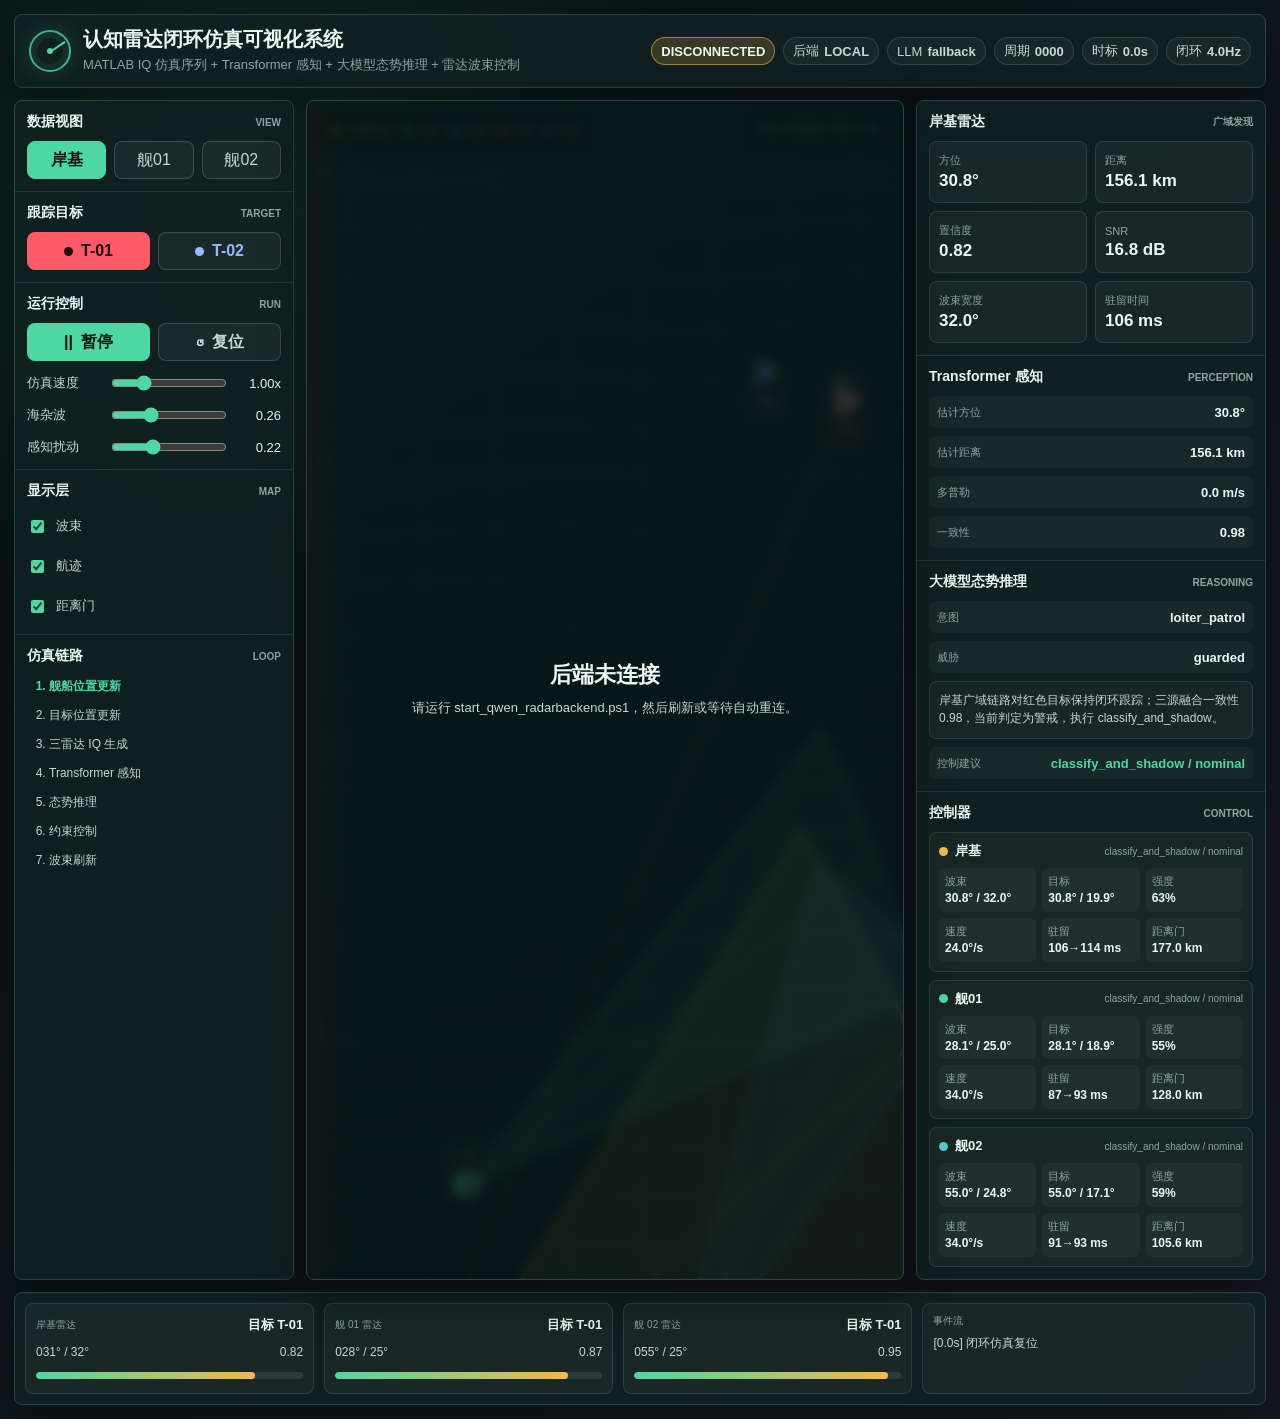
<file: index.html>
<!doctype html>
<html lang="zh-CN">
  <head>
    <meta charset="UTF-8" />
    <meta name="viewport" content="width=device-width, initial-scale=1.0" />
    <meta http-equiv="refresh" content="0; url=./cognitive_radar_loop/" />
    <title>认知雷达闭环仿真可视化系统</title>
    <script>
      window.location.replace("./cognitive_radar_loop/");
    </script>
  </head>
  <body>
    <a href="./cognitive_radar_loop/">进入认知雷达闭环仿真可视化系统</a>
  </body>
</html>
</file>
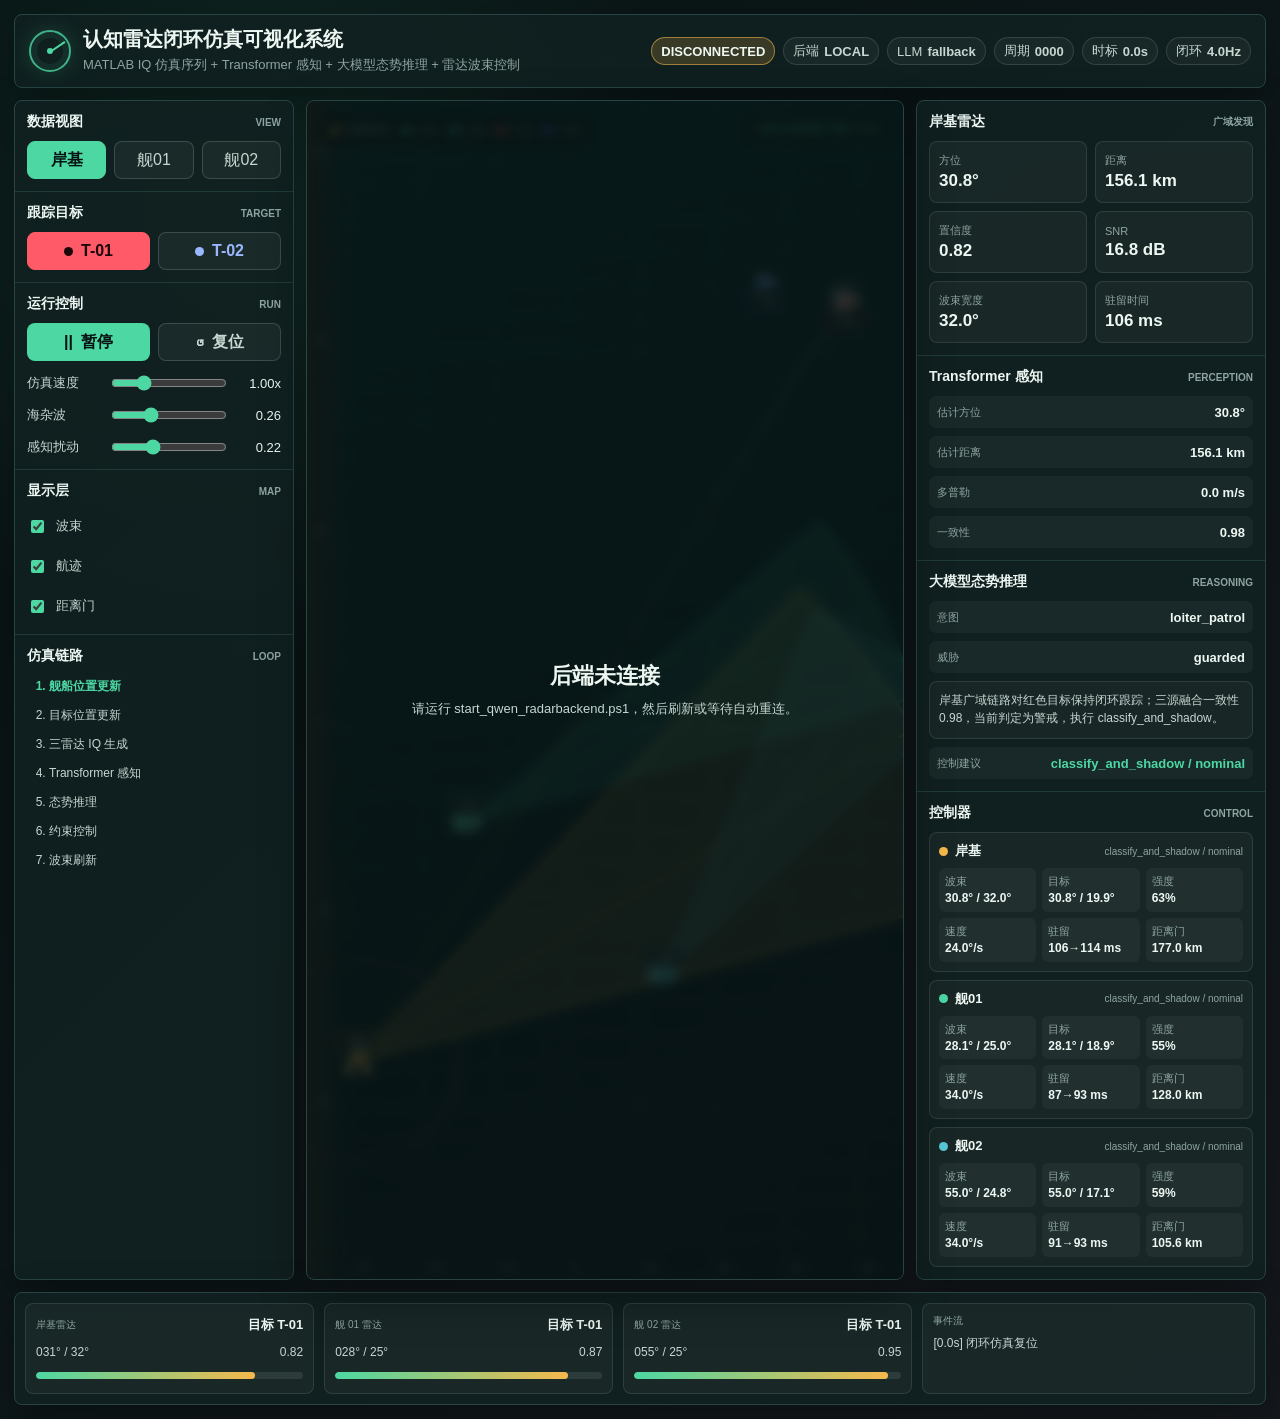
<file: cognitive_radar_loop/index.html>
<!doctype html>
<html lang="zh-CN">
  <head>
    <meta charset="UTF-8" />
    <meta name="viewport" content="width=device-width, initial-scale=1.0" />
    <title>认知雷达闭环仿真可视化系统</title>
    <link rel="stylesheet" href="./styles.css" />
  </head>
  <body>
    <div class="app-shell">
      <header class="topbar">
        <div class="brand-block">
          <span class="brand-mark"></span>
          <div>
            <h1>认知雷达闭环仿真可视化系统</h1>
            <p>MATLAB IQ 仿真序列 + Transformer 感知 + 大模型态势推理 + 雷达波束控制</p>
          </div>
        </div>
        <div class="run-strip" aria-label="仿真状态">
          <span class="status-pill" id="runStatus">RUNNING</span>
          <span>后端 <strong id="backendStatusValue">LOCAL</strong></span>
          <span>LLM <strong id="llmStatusValue">rule</strong></span>
          <span>周期 <strong id="cycleValue">0000</strong></span>
          <span>时标 <strong id="timeValue">0.0s</strong></span>
          <span>闭环 <strong id="loopRateValue">4.0Hz</strong></span>
        </div>
      </header>

      <main class="workspace">
        <aside class="side-panel controls-panel">
          <section class="panel-section">
            <div class="section-title">
              <span>数据视图</span>
              <span class="section-kicker">VIEW</span>
            </div>
            <div class="segmented" id="radarTabs" role="tablist" aria-label="选择雷达数据视图">
              <button class="segment-button is-active" type="button" data-radar="shore">岸基</button>
              <button class="segment-button" type="button" data-radar="v01">舰01</button>
              <button class="segment-button" type="button" data-radar="v02">舰02</button>
            </div>
          </section>

          <section class="panel-section">
            <div class="section-title">
              <span>跟踪目标</span>
              <span class="section-kicker">TARGET</span>
            </div>
            <div class="target-switch" id="targetTabs" aria-label="选择跟踪目标">
              <button class="target-button target-red is-active" type="button" data-target="T-01">
                <span class="target-dot"></span>
                T-01
              </button>
              <button class="target-button target-blue" type="button" data-target="T-02">
                <span class="target-dot"></span>
                T-02
              </button>
            </div>
          </section>

          <section class="panel-section">
            <div class="section-title">
              <span>运行控制</span>
              <span class="section-kicker">RUN</span>
            </div>
            <div class="icon-row">
              <button class="tool-button" id="playPauseBtn" type="button" title="暂停">
                <span id="playPauseIcon">||</span>
                <span id="playPauseText">暂停</span>
              </button>
              <button class="tool-button secondary" id="resetBtn" type="button" title="复位">
                <span>↺</span>
                <span>复位</span>
              </button>
            </div>
            <label class="range-control">
              <span>仿真速度</span>
              <input id="speedRange" type="range" min="0.35" max="3.0" value="1.0" step="0.05" />
              <output id="speedValue">1.00x</output>
            </label>
            <label class="range-control">
              <span>海杂波</span>
              <input id="clutterRange" type="range" min="0.05" max="0.70" value="0.26" step="0.01" />
              <output id="clutterValue">0.26</output>
            </label>
            <label class="range-control">
              <span>感知扰动</span>
              <input id="uncertaintyRange" type="range" min="0.00" max="0.65" value="0.22" step="0.01" />
              <output id="uncertaintyValue">0.22</output>
            </label>
          </section>

          <section class="panel-section">
            <div class="section-title">
              <span>显示层</span>
              <span class="section-kicker">MAP</span>
            </div>
            <div class="toggle-stack">
              <label class="toggle-row">
                <input id="showBeams" type="checkbox" checked />
                <span>波束</span>
              </label>
              <label class="toggle-row">
                <input id="showTracks" type="checkbox" checked />
                <span>航迹</span>
              </label>
              <label class="toggle-row">
                <input id="showGates" type="checkbox" checked />
                <span>距离门</span>
              </label>
            </div>
          </section>

          <section class="panel-section compact-section">
            <div class="section-title">
              <span>仿真链路</span>
              <span class="section-kicker">LOOP</span>
            </div>
            <ol class="loop-list" id="loopList">
              <li>舰船位置更新</li>
              <li>目标位置更新</li>
              <li>三雷达 IQ 生成</li>
              <li>Transformer 感知</li>
              <li>态势推理</li>
              <li>约束控制</li>
              <li>波束刷新</li>
            </ol>
          </section>
        </aside>

        <section class="map-stage">
          <canvas id="sceneCanvas" aria-label="海上雷达闭环仿真地图"></canvas>
          <div class="map-hud top-left">
            <span class="legend-item shore"><i></i>岸基雷达</span>
            <span class="legend-item v01"><i></i>V-01</span>
            <span class="legend-item v02"><i></i>V-02</span>
            <span class="legend-item t01"><i></i>T-01</span>
            <span class="legend-item t02"><i></i>T-02</span>
          </div>
          <div class="map-hud top-right" id="mapFocus">TRACK T-01</div>
          <div class="backend-overlay" id="backendOverlay">
            <strong>后端未连接</strong>
            <span>请运行 start_qwen_radarbackend.ps1，然后刷新或等待自动重连。</span>
          </div>
        </section>

        <aside class="side-panel telemetry-panel">
          <section class="panel-section selected-radar">
            <div class="section-title">
              <span id="selectedRadarName">岸基雷达</span>
              <span class="section-kicker" id="selectedRadarRole">广域发现</span>
            </div>
            <div class="metric-grid">
              <div class="metric">
                <span>方位</span>
                <strong id="bearingMetric">0.0°</strong>
              </div>
              <div class="metric">
                <span>距离</span>
                <strong id="rangeMetric">0.0 km</strong>
              </div>
              <div class="metric">
                <span>置信度</span>
                <strong id="confidenceMetric">0.00</strong>
              </div>
              <div class="metric">
                <span>SNR</span>
                <strong id="snrMetric">0.0 dB</strong>
              </div>
              <div class="metric">
                <span>波束宽度</span>
                <strong id="beamWidthMetric">0.0°</strong>
              </div>
              <div class="metric">
                <span>驻留时间</span>
                <strong id="dwellMetric">0 ms</strong>
              </div>
            </div>
          </section>

          <section class="panel-section">
            <div class="section-title">
              <span>Transformer 感知</span>
              <span class="section-kicker">PERCEPTION</span>
            </div>
            <div class="readout-list">
              <div>
                <span>估计方位</span>
                <strong id="estimatedBearing">0.0°</strong>
              </div>
              <div>
                <span>估计距离</span>
                <strong id="estimatedRange">0.0 km</strong>
              </div>
              <div>
                <span>多普勒</span>
                <strong id="dopplerMetric">0.0 m/s</strong>
              </div>
              <div>
                <span>一致性</span>
                <strong id="fusionMetric">0.00</strong>
              </div>
            </div>
          </section>

          <section class="panel-section">
            <div class="section-title">
              <span>大模型态势推理</span>
              <span class="section-kicker">REASONING</span>
            </div>
            <div class="reasoning-card">
              <div class="reasoning-row">
                <span>意图</span>
                <strong id="intentMetric">approach</strong>
              </div>
              <div class="reasoning-row">
                <span>威胁</span>
                <strong id="threatMetric">guarded</strong>
              </div>
              <p id="llmNarrative">等待闭环状态刷新。</p>
              <div class="controller-line">
                <span>控制建议</span>
                <strong id="controlMetric">acquire</strong>
              </div>
            </div>
          </section>

          <section class="panel-section controller-impact-section">
            <div class="section-title">
              <span>控制器</span>
              <span class="section-kicker">CONTROL</span>
            </div>
            <div
              class="controller-impact-list"
              id="controllerImpactList"
              aria-label="控制器影响三部雷达的数值"
            ></div>
          </section>
        </aside>
      </main>

      <section class="fleet-strip" aria-label="三雷达协同状态">
        <article class="radar-card" data-card="shore">
          <div>
            <span class="card-kicker">岸基雷达</span>
            <strong id="cardShoreTitle">目标 T-01</strong>
          </div>
          <div class="card-values">
            <span id="cardShoreBeam">000° / 00°</span>
            <span id="cardShoreConfidence">0.00</span>
          </div>
          <div class="bar-track"><span id="cardShoreBar"></span></div>
        </article>
        <article class="radar-card" data-card="v01">
          <div>
            <span class="card-kicker">舰 01 雷达</span>
            <strong id="cardV01Title">目标 T-01</strong>
          </div>
          <div class="card-values">
            <span id="cardV01Beam">000° / 00°</span>
            <span id="cardV01Confidence">0.00</span>
          </div>
          <div class="bar-track"><span id="cardV01Bar"></span></div>
        </article>
        <article class="radar-card" data-card="v02">
          <div>
            <span class="card-kicker">舰 02 雷达</span>
            <strong id="cardV02Title">目标 T-01</strong>
          </div>
          <div class="card-values">
            <span id="cardV02Beam">000° / 00°</span>
            <span id="cardV02Confidence">0.00</span>
          </div>
          <div class="bar-track"><span id="cardV02Bar"></span></div>
        </article>
        <article class="event-card">
          <span class="card-kicker">事件流</span>
          <div id="eventLog" class="event-log"></div>
        </article>
      </section>
    </div>

    <script src="./app.js"></script>
  </body>
</html>
</file>
<file: cognitive_radar_loop/styles.css>
:root {
  color-scheme: dark;
  --bg: #071313;
  --panel: #102020;
  --panel-2: #132828;
  --line: #284445;
  --muted: #8ea5a1;
  --text: #edf7f2;
  --soft: #c6d7d1;
  --amber: #f5b84b;
  --green: #4cd7a3;
  --cyan: #57c7d4;
  --red: #ff5a68;
  --blue: #5c8dff;
  --violet: #b58cff;
  --shadow: rgba(0, 0, 0, 0.32);
  --radius: 8px;
  font-family:
    "Microsoft YaHei UI",
    "Microsoft YaHei",
    "PingFang SC",
    "Segoe UI",
    Arial,
    sans-serif;
}

* {
  box-sizing: border-box;
}

html,
body {
  width: 100%;
  min-height: 100%;
  margin: 0;
  background:
    radial-gradient(circle at 20% 15%, rgba(76, 215, 163, 0.12), transparent 28rem),
    linear-gradient(135deg, #071313 0%, #0d1719 48%, #15181d 100%);
  color: var(--text);
}

button,
input {
  font: inherit;
}

button {
  color: inherit;
}

.app-shell {
  min-height: 100vh;
  display: grid;
  grid-template-rows: auto minmax(0, 1fr) auto;
  gap: 12px;
  padding: 14px;
}

.topbar {
  min-height: 74px;
  display: flex;
  align-items: center;
  justify-content: space-between;
  gap: 14px;
  padding: 12px 14px;
  border: 1px solid var(--line);
  border-radius: var(--radius);
  background: rgba(16, 32, 32, 0.88);
  box-shadow: 0 18px 48px var(--shadow);
}

.brand-block {
  min-width: 0;
  display: flex;
  align-items: center;
  gap: 12px;
}

.brand-mark {
  width: 42px;
  height: 42px;
  flex: 0 0 auto;
  border: 2px solid rgba(76, 215, 163, 0.8);
  border-radius: 50%;
  position: relative;
  box-shadow:
    inset 0 0 0 6px rgba(76, 215, 163, 0.08),
    0 0 22px rgba(76, 215, 163, 0.18);
}

.brand-mark::before,
.brand-mark::after {
  content: "";
  position: absolute;
  left: 50%;
  top: 50%;
  background: var(--green);
  transform-origin: left center;
}

.brand-mark::before {
  width: 18px;
  height: 2px;
  transform: rotate(-34deg);
}

.brand-mark::after {
  width: 6px;
  height: 6px;
  border-radius: 50%;
  transform: translate(-50%, -50%);
}

h1 {
  margin: 0;
  font-size: 20px;
  line-height: 1.25;
  letter-spacing: 0;
}

.brand-block p {
  margin: 4px 0 0;
  color: var(--muted);
  font-size: 13px;
  line-height: 1.45;
}

.run-strip {
  display: flex;
  align-items: center;
  justify-content: flex-end;
  flex-wrap: wrap;
  gap: 8px;
  color: var(--soft);
  font-size: 13px;
}

.run-strip span {
  min-height: 28px;
  display: inline-flex;
  align-items: center;
  gap: 5px;
  padding: 4px 9px;
  border: 1px solid rgba(142, 165, 161, 0.22);
  border-radius: 999px;
  background: rgba(255, 255, 255, 0.04);
}

.status-pill {
  color: #071313;
  border-color: rgba(76, 215, 163, 0.55) !important;
  background: var(--green) !important;
  font-weight: 800;
}

.status-pill.paused {
  color: var(--text);
  border-color: rgba(245, 184, 75, 0.55) !important;
  background: rgba(245, 184, 75, 0.18) !important;
}

.workspace {
  min-height: 620px;
  display: grid;
  grid-template-columns: minmax(230px, 280px) minmax(420px, 1fr) minmax(280px, 350px);
  gap: 12px;
}

.side-panel,
.fleet-strip {
  border: 1px solid var(--line);
  border-radius: var(--radius);
  background: rgba(16, 32, 32, 0.88);
  box-shadow: 0 18px 48px var(--shadow);
}

.side-panel {
  min-width: 0;
  overflow: hidden auto;
}

.panel-section {
  padding: 12px;
  border-bottom: 1px solid rgba(40, 68, 69, 0.72);
}

.panel-section:last-child {
  border-bottom: 0;
}

.section-title {
  min-width: 0;
  display: flex;
  align-items: center;
  justify-content: space-between;
  gap: 10px;
  margin-bottom: 10px;
  color: var(--text);
  font-size: 14px;
  font-weight: 800;
}

.section-kicker,
.card-kicker {
  color: var(--muted);
  font-size: 10px;
  letter-spacing: 0;
  text-transform: uppercase;
  white-space: nowrap;
}

.segmented,
.target-switch,
.icon-row {
  display: grid;
  gap: 8px;
}

.segmented {
  grid-template-columns: repeat(3, minmax(0, 1fr));
}

.target-switch,
.icon-row {
  grid-template-columns: repeat(2, minmax(0, 1fr));
}

.segment-button,
.target-button,
.tool-button {
  min-width: 0;
  min-height: 38px;
  border: 1px solid rgba(142, 165, 161, 0.28);
  border-radius: var(--radius);
  background: rgba(255, 255, 255, 0.045);
  color: var(--soft);
  cursor: pointer;
  transition:
    transform 140ms ease,
    border-color 140ms ease,
    background 140ms ease,
    color 140ms ease;
}

.segment-button:hover,
.target-button:hover,
.tool-button:hover {
  transform: translateY(-1px);
  border-color: rgba(76, 215, 163, 0.48);
  background: rgba(76, 215, 163, 0.1);
}

.segment-button.is-active {
  color: #061212;
  border-color: var(--green);
  background: var(--green);
  font-weight: 900;
}

.target-button {
  display: inline-flex;
  align-items: center;
  justify-content: center;
  gap: 8px;
  font-weight: 800;
}

.target-button.is-active.target-red {
  color: #1b070a;
  border-color: var(--red);
  background: var(--red);
}

.target-button.is-active.target-blue {
  color: #050b22;
  border-color: var(--blue);
  background: var(--blue);
}

.target-dot {
  width: 9px;
  height: 9px;
  border-radius: 50%;
  background: currentColor;
}

.target-red {
  color: #ff8f98;
}

.target-blue {
  color: #9bb7ff;
}

.tool-button {
  display: inline-flex;
  align-items: center;
  justify-content: center;
  gap: 8px;
  font-weight: 800;
  color: #061212;
  border-color: rgba(76, 215, 163, 0.72);
  background: var(--green);
}

.tool-button.secondary {
  color: var(--soft);
  border-color: rgba(142, 165, 161, 0.28);
  background: rgba(255, 255, 255, 0.045);
}

.range-control {
  display: grid;
  grid-template-columns: minmax(74px, auto) minmax(90px, 1fr) 48px;
  align-items: center;
  gap: 8px;
  margin-top: 12px;
  color: var(--soft);
  font-size: 13px;
}

.range-control input {
  width: 100%;
  accent-color: var(--green);
}

.range-control output {
  color: var(--text);
  text-align: right;
  font-variant-numeric: tabular-nums;
}

.toggle-stack {
  display: grid;
  gap: 8px;
}

.toggle-row {
  display: flex;
  align-items: center;
  gap: 9px;
  min-height: 32px;
  color: var(--soft);
  font-size: 13px;
}

.toggle-row input {
  accent-color: var(--green);
}

.compact-section {
  padding-bottom: 14px;
}

.loop-list {
  display: grid;
  gap: 6px;
  margin: 0;
  padding-left: 22px;
  color: var(--soft);
  font-size: 12px;
}

.loop-list li {
  padding: 3px 0;
}

.loop-list li.is-active {
  color: var(--green);
  font-weight: 800;
}

.map-stage {
  min-width: 0;
  min-height: 0;
  position: relative;
  overflow: hidden;
  border: 1px solid var(--line);
  border-radius: var(--radius);
  background: #092125;
  box-shadow: 0 18px 48px var(--shadow);
}

#sceneCanvas {
  width: 100%;
  height: 100%;
  display: block;
}

.map-hud {
  position: absolute;
  display: flex;
  align-items: center;
  gap: 9px;
  padding: 8px 10px;
  border: 1px solid rgba(142, 165, 161, 0.22);
  border-radius: var(--radius);
  background: rgba(7, 19, 19, 0.72);
  backdrop-filter: blur(8px);
  color: var(--soft);
  font-size: 12px;
  pointer-events: none;
}

.top-left {
  left: 12px;
  top: 12px;
  flex-wrap: wrap;
  max-width: calc(100% - 24px);
}

.top-right {
  right: 12px;
  top: 12px;
  color: var(--green);
  font-weight: 900;
}

.backend-overlay {
  position: absolute;
  inset: 0;
  z-index: 4;
  display: grid;
  place-content: center;
  gap: 8px;
  padding: 24px;
  background: rgba(7, 19, 19, 0.78);
  backdrop-filter: blur(6px);
  color: var(--soft);
  text-align: center;
  pointer-events: none;
}

.backend-overlay.is-hidden {
  display: none;
}

.backend-overlay strong {
  color: var(--text);
  font-size: 22px;
}

.backend-overlay span {
  max-width: 460px;
  font-size: 13px;
  line-height: 1.6;
}

.legend-item {
  display: inline-flex;
  align-items: center;
  gap: 5px;
  white-space: nowrap;
}

.legend-item i {
  width: 9px;
  height: 9px;
  border-radius: 50%;
  display: inline-block;
}

.legend-item.shore i {
  background: var(--amber);
}

.legend-item.v01 i {
  background: var(--green);
}

.legend-item.v02 i {
  background: var(--cyan);
}

.legend-item.t01 i {
  background: var(--red);
}

.legend-item.t02 i {
  background: var(--blue);
}

.metric-grid {
  display: grid;
  grid-template-columns: repeat(2, minmax(0, 1fr));
  gap: 8px;
}

.metric {
  min-width: 0;
  min-height: 62px;
  display: grid;
  align-content: center;
  gap: 4px;
  padding: 9px;
  border: 1px solid rgba(142, 165, 161, 0.18);
  border-radius: var(--radius);
  background: rgba(255, 255, 255, 0.04);
}

.metric span,
.readout-list span,
.reasoning-row span,
.controller-line span,
.controller-impact-values small {
  color: var(--muted);
  font-size: 11px;
}

.metric strong {
  min-width: 0;
  color: var(--text);
  font-size: 17px;
  line-height: 1.1;
  font-variant-numeric: tabular-nums;
  overflow-wrap: anywhere;
}

.iq-wrap {
  position: relative;
  height: 210px;
  min-height: 180px;
  border: 1px solid rgba(142, 165, 161, 0.18);
  border-radius: var(--radius);
  background: #060d0e;
  overflow: hidden;
}

#iqCanvas {
  width: 100%;
  height: 100%;
  display: block;
}

.iq-axis {
  position: absolute;
  color: rgba(237, 247, 242, 0.62);
  font-size: 10px;
  pointer-events: none;
}

.x-axis {
  left: 50%;
  bottom: 5px;
  transform: translateX(-50%);
}

.y-axis {
  left: 7px;
  top: 50%;
  transform: rotate(-90deg) translateX(-50%);
  transform-origin: left center;
}

.readout-list {
  display: grid;
  gap: 8px;
}

.readout-list div,
.reasoning-row,
.controller-line {
  display: flex;
  align-items: center;
  justify-content: space-between;
  gap: 10px;
  min-height: 32px;
  padding: 7px 8px;
  border-radius: 7px;
  background: rgba(255, 255, 255, 0.04);
}

.readout-list strong,
.reasoning-row strong,
.controller-line strong {
  color: var(--text);
  font-size: 13px;
  font-variant-numeric: tabular-nums;
  text-align: right;
}

.reasoning-card {
  display: grid;
  gap: 8px;
}

.reasoning-card p {
  min-height: 58px;
  margin: 0;
  padding: 9px;
  border: 1px solid rgba(142, 165, 161, 0.18);
  border-radius: var(--radius);
  color: var(--soft);
  background: rgba(255, 255, 255, 0.035);
  font-size: 12px;
  line-height: 1.5;
}

.controller-line strong {
  color: var(--green);
}

.controller-impact-list {
  display: grid;
  gap: 8px;
}

.controller-impact-row {
  min-width: 0;
  display: grid;
  gap: 8px;
  padding: 9px;
  border: 1px solid rgba(142, 165, 161, 0.18);
  border-radius: var(--radius);
  background: rgba(255, 255, 255, 0.035);
}

.controller-impact-head {
  min-width: 0;
  display: flex;
  align-items: center;
  justify-content: space-between;
  gap: 8px;
}

.controller-impact-name {
  display: inline-flex;
  align-items: center;
  gap: 7px;
  color: var(--text);
  font-size: 13px;
  font-weight: 900;
  white-space: nowrap;
}

.controller-impact-name i {
  width: 9px;
  height: 9px;
  flex: 0 0 auto;
  border-radius: 50%;
  background: var(--green);
}

.controller-impact-row[data-radar="shore"] .controller-impact-name i {
  background: var(--amber);
}

.controller-impact-row[data-radar="v01"] .controller-impact-name i {
  background: var(--green);
}

.controller-impact-row[data-radar="v02"] .controller-impact-name i {
  background: var(--cyan);
}

.controller-impact-mode {
  min-width: 0;
  color: var(--muted);
  font-size: 10px;
  text-align: right;
  overflow: hidden;
  text-overflow: ellipsis;
  white-space: nowrap;
}

.controller-impact-values {
  display: grid;
  grid-template-columns: repeat(3, minmax(0, 1fr));
  gap: 6px;
}

.controller-impact-values span {
  min-width: 0;
  display: grid;
  gap: 3px;
  padding: 6px;
  border-radius: 6px;
  background: rgba(255, 255, 255, 0.04);
}

.controller-impact-values strong {
  min-width: 0;
  color: var(--text);
  font-size: 12px;
  line-height: 1.15;
  font-variant-numeric: tabular-nums;
  overflow-wrap: anywhere;
}

.fleet-strip {
  display: grid;
  grid-template-columns: repeat(3, minmax(180px, 1fr)) minmax(240px, 1.15fr);
  gap: 10px;
  padding: 10px;
}

.radar-card,
.event-card {
  min-width: 0;
  border: 1px solid rgba(142, 165, 161, 0.18);
  border-radius: var(--radius);
  background: rgba(255, 255, 255, 0.04);
  padding: 10px;
}

.radar-card {
  display: grid;
  gap: 9px;
}

.radar-card > div:first-child {
  min-width: 0;
  display: flex;
  align-items: center;
  justify-content: space-between;
  gap: 10px;
}

.radar-card strong {
  color: var(--text);
  font-size: 13px;
  white-space: nowrap;
}

.card-values {
  display: flex;
  justify-content: space-between;
  gap: 10px;
  color: var(--soft);
  font-size: 12px;
  font-variant-numeric: tabular-nums;
}

.bar-track {
  height: 7px;
  overflow: hidden;
  border-radius: 999px;
  background: rgba(142, 165, 161, 0.16);
}

.bar-track span {
  display: block;
  height: 100%;
  width: 0%;
  border-radius: inherit;
  background: linear-gradient(90deg, var(--green), var(--amber));
  transition: width 120ms ease;
}

.event-card {
  display: grid;
  grid-template-rows: auto minmax(48px, 1fr);
  gap: 7px;
}

.event-log {
  min-height: 46px;
  color: var(--soft);
  font-size: 12px;
  line-height: 1.45;
  overflow: hidden;
}

@media (max-width: 1180px) {
  .workspace {
    grid-template-columns: 240px minmax(380px, 1fr);
    grid-template-areas:
      "controls map"
      "telemetry telemetry";
  }

  .controls-panel {
    grid-area: controls;
  }

  .map-stage {
    grid-area: map;
    min-height: 560px;
  }

  .telemetry-panel {
    grid-area: telemetry;
    display: grid;
    grid-template-columns: repeat(2, minmax(0, 1fr));
    overflow: visible;
  }

  .telemetry-panel .panel-section {
    border-right: 1px solid rgba(40, 68, 69, 0.72);
  }

  .fleet-strip {
    grid-template-columns: repeat(2, minmax(180px, 1fr));
  }
}

@media (max-width: 760px) {
  .app-shell {
    padding: 8px;
  }

  .topbar {
    align-items: flex-start;
    flex-direction: column;
  }

  .workspace {
    grid-template-columns: 1fr;
    grid-template-areas:
      "map"
      "controls"
      "telemetry";
  }

  .map-stage {
    min-height: 460px;
  }

  .controls-panel,
  .telemetry-panel {
    display: block;
  }

  .controller-impact-values {
    grid-template-columns: repeat(2, minmax(0, 1fr));
  }

  .fleet-strip {
    grid-template-columns: 1fr;
  }
}
</file>
